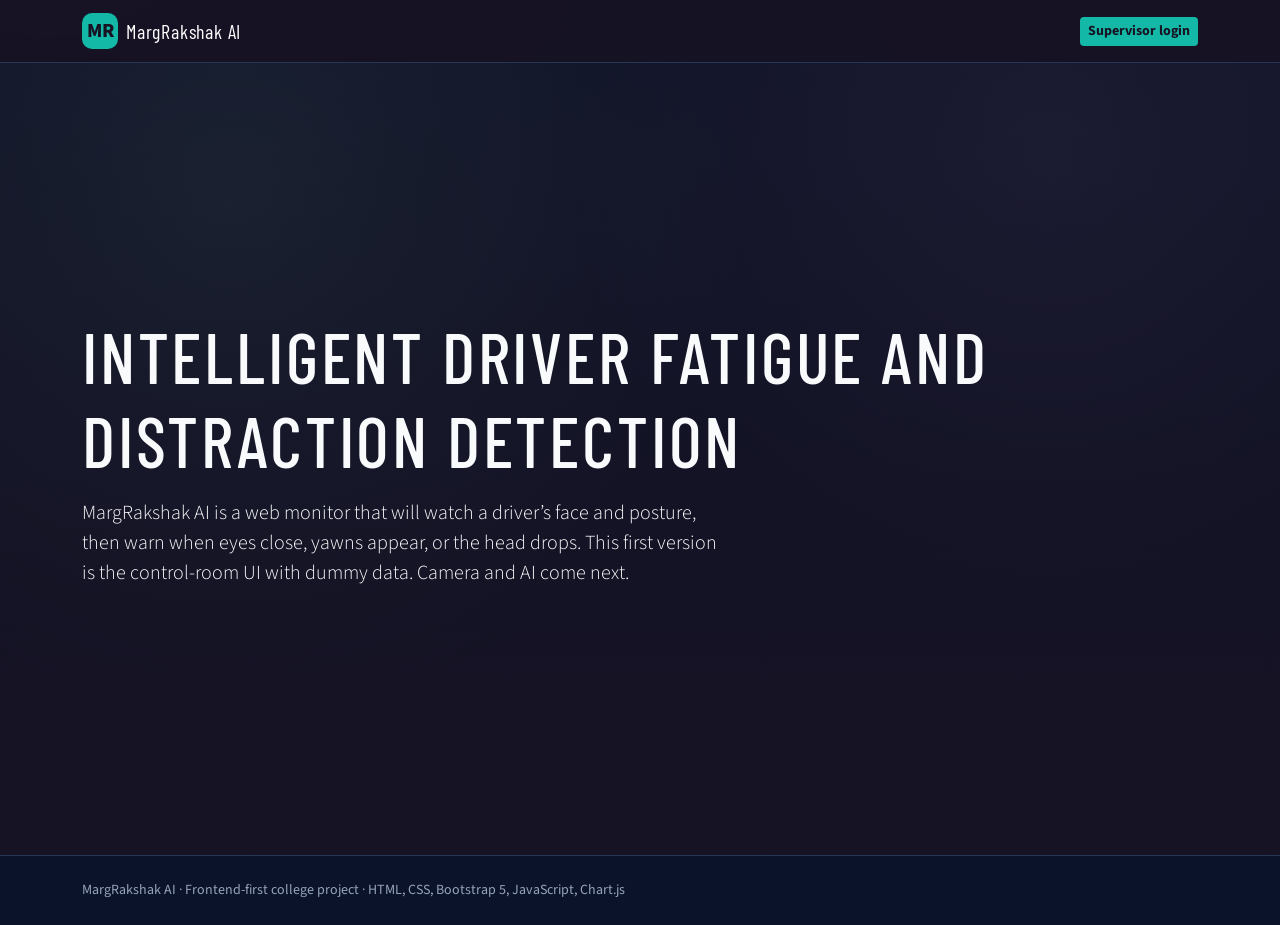
<file: frontend/index.html>
<!DOCTYPE html>
<html lang="en">
<head>
  <meta charset="UTF-8">
  <meta name="viewport" content="width=device-width, initial-scale=1">
  <title>MargRakshak AI — Driver Fatigue & Distraction Detection</title>
  <link rel="preconnect" href="https://fonts.googleapis.com">
  <link href="https://fonts.googleapis.com/css2?family=Barlow+Condensed:wght@600;700&family=Source+Sans+3:wght@400;600;700&display=swap" rel="stylesheet">
  <link href="https://cdn.jsdelivr.net/npm/bootstrap@5.3.3/dist/css/bootstrap.min.css" rel="stylesheet">
  <link rel="stylesheet" href="css/style.css">
</head>
<body>
  <nav class="navbar navbar-dark public-nav sticky-top">
    <div class="container d-flex justify-content-between">
      <a class="navbar-brand d-flex align-items-center gap-2" href="index.html">
        <span class="brand-mark">MR</span>
        <span class="brand-title">MargRakshak AI</span>
      </a>
      <div class="d-flex gap-3 align-items-center">
        <a class="btn btn-amber btn-sm" href="login.html">Supervisor login</a>
      </div>
    </div>
  </nav>

  <section class="hero d-flex align-items-center">
    <div class="container py-5">
      <h1 class="mb-3">Intelligent driver fatigue and distraction detection</h1>
      <p class="lead col-lg-7">MargRakshak AI is a web monitor that will watch a driver’s face and posture, then warn when eyes close, yawns appear, or the head drops. This first version is the control-room UI with dummy data. Camera and AI come next.</p>
    </div>
  </section>



  <footer class="border-top py-4" style="border-color: var(--line) !important;">
    <div class="container small text-secondary">MargRakshak AI · Frontend-first college project · HTML, CSS, Bootstrap 5, JavaScript, Chart.js</div>
  </footer>
</body>
</html>
</file>
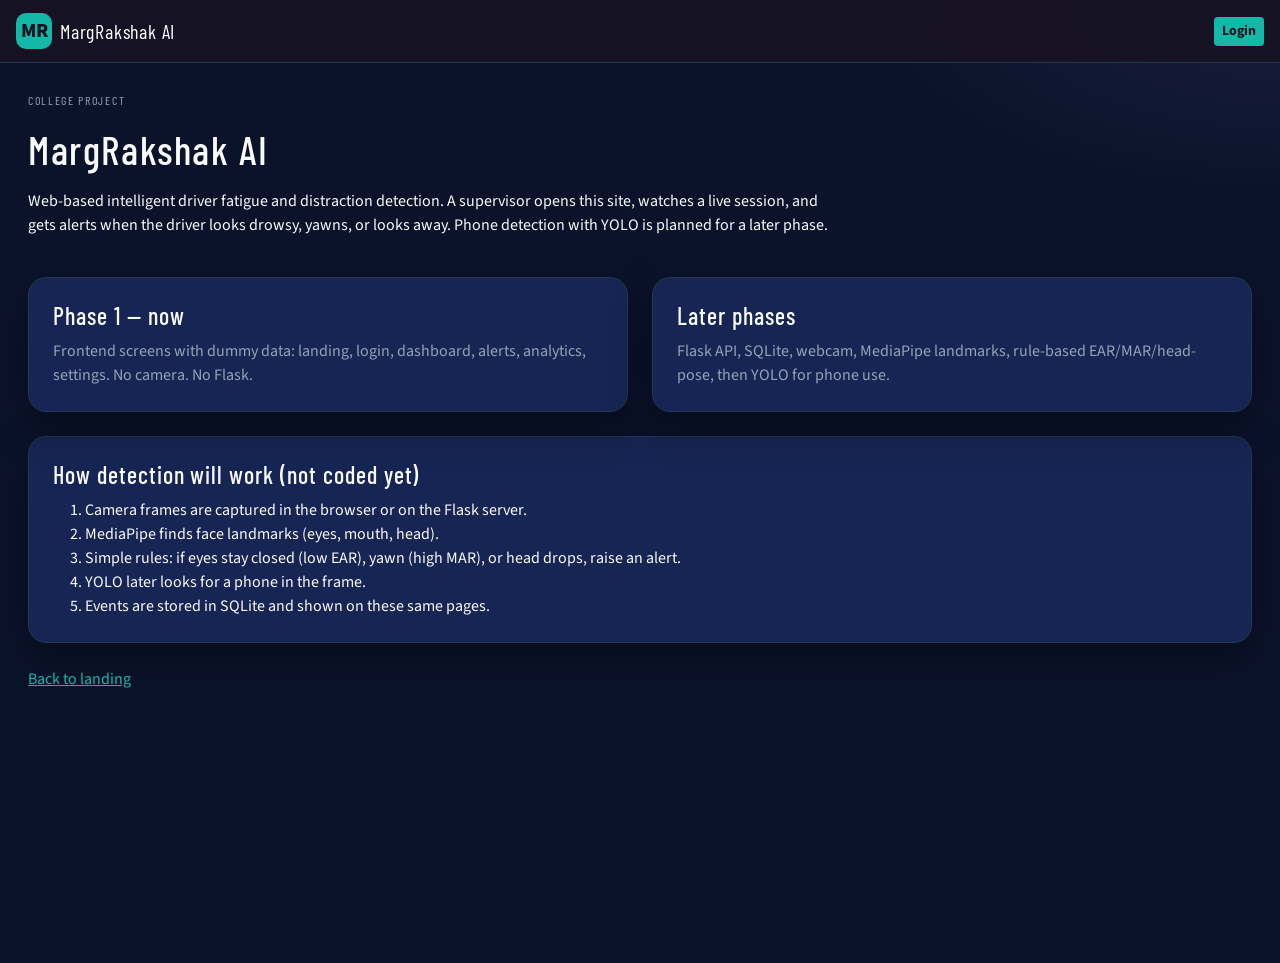
<file: frontend/about.html>
<!DOCTYPE html>
<html lang="en">
<head>
  <meta charset="UTF-8">
  <meta name="viewport" content="width=device-width, initial-scale=1">
  <title>About · MargRakshak AI</title>
  <link rel="preconnect" href="https://fonts.googleapis.com">
  <link href="https://fonts.googleapis.com/css2?family=Barlow+Condensed:wght@600;700&family=Source+Sans+3:wght@400;600;700&display=swap" rel="stylesheet">
  <link href="https://cdn.jsdelivr.net/npm/bootstrap@5.3.3/dist/css/bootstrap.min.css" rel="stylesheet">
  <link rel="stylesheet" href="css/style.css">
</head>
<body class="app-body">
  <div data-sidebar></div>
  <main class="app-main">
    <p class="section-kicker text-uppercase text-secondary">College project</p>
    <h1 class="mb-3">MargRakshak AI</h1>
    <p class="col-lg-8">Web-based intelligent driver fatigue and distraction detection. A supervisor opens this site, watches a live session, and gets alerts when the driver looks drowsy, yawns, or looks away. Phone detection with YOLO is planned for a later phase.</p>

    <div class="row g-4 mt-2">
      <div class="col-md-6">
        <article class="app-card p-4 h-100">
          <h2 class="h4">Phase 1 — now</h2>
          <p class="text-secondary mb-0">Frontend screens with dummy data: landing, login, dashboard, alerts, analytics, settings. No camera. No Flask.</p>
        </article>
      </div>
      <div class="col-md-6">
        <article class="app-card p-4 h-100">
          <h2 class="h4">Later phases</h2>
          <p class="text-secondary mb-0">Flask API, SQLite, webcam, MediaPipe landmarks, rule-based EAR/MAR/head-pose, then YOLO for phone use.</p>
        </article>
      </div>
    </div>

    <article class="app-card p-4 mt-4">
      <h2 class="h4">How detection will work (not coded yet)</h2>
      <ol class="mb-0">
        <li>Camera frames are captured in the browser or on the Flask server.</li>
        <li>MediaPipe finds face landmarks (eyes, mouth, head).</li>
        <li>Simple rules: if eyes stay closed (low EAR), yawn (high MAR), or head drops, raise an alert.</li>
        <li>YOLO later looks for a phone in the frame.</li>
        <li>Events are stored in SQLite and shown on these same pages.</li>
      </ol>
    </article>
    <p class="mt-4"><a href="index.html">Back to landing</a></p>
  </main>
  <script src="js/dummy-data.js"></script>
  <script src="js/app.js"></script>
  <script>
    if (MargApp.isLoggedIn()) {
      MargApp.renderSidebar("about");
    } else {
      document.querySelector("[data-sidebar]").innerHTML = `
        <nav class="navbar navbar-dark public-nav">
          <div class="container-fluid px-3">
            <a class="navbar-brand d-flex align-items-center gap-2" href="index.html">
              <span class="brand-mark">MR</span>
              <span class="brand-title">MargRakshak AI</span>
            </a>
            <a class="btn btn-amber btn-sm" href="login.html">Login</a>
          </div>
        </nav>`;
      document.querySelector(".app-main").style.marginLeft = "0";
    }
  </script>
</body>
</html>
</file>
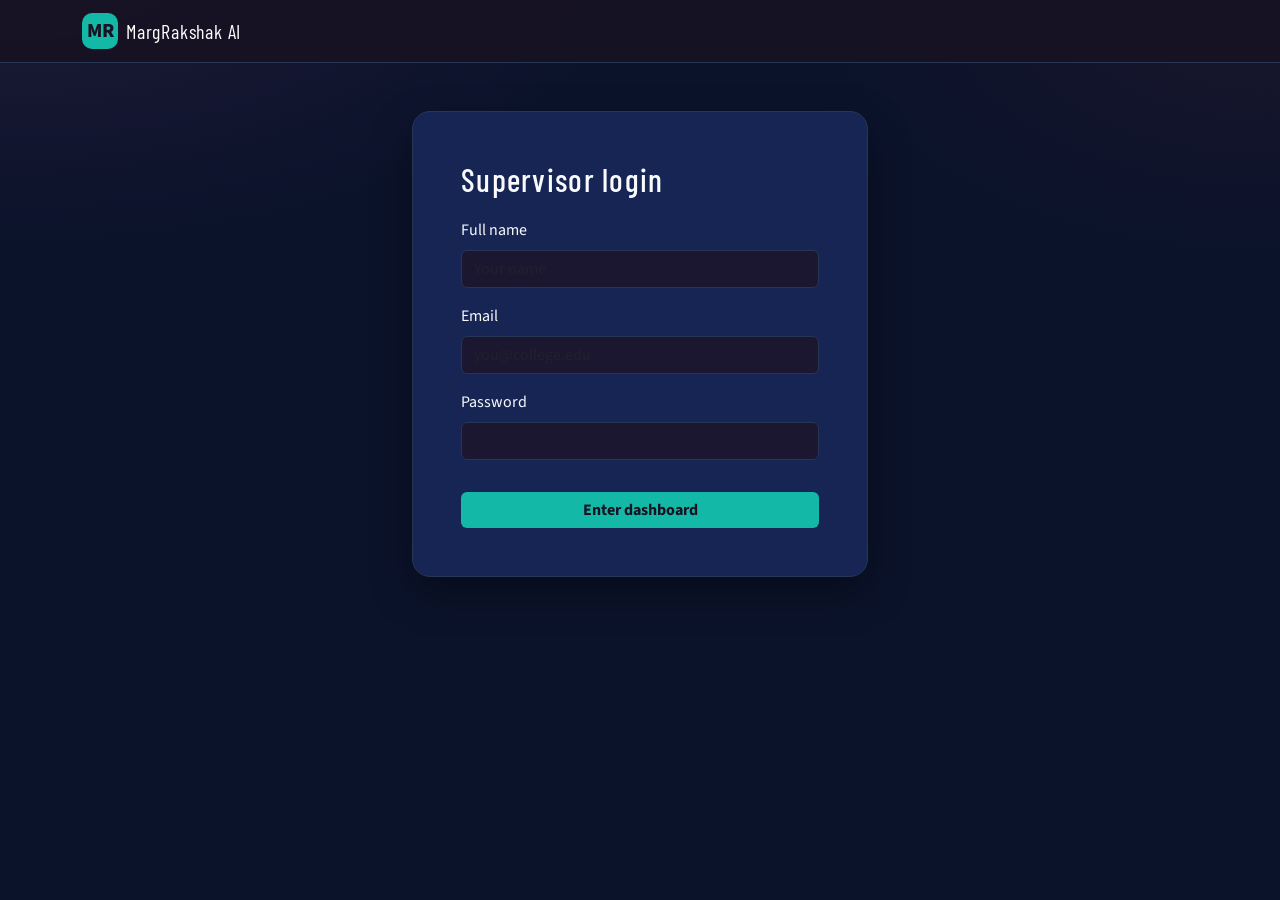
<file: frontend/alerts.html>
<!DOCTYPE html>
<html lang="en">
<head>
  <meta charset="UTF-8">
  <meta name="viewport" content="width=device-width, initial-scale=1">
  <title>Alerts · MargRakshak AI</title>
  <link rel="preconnect" href="https://fonts.googleapis.com">
  <link href="https://fonts.googleapis.com/css2?family=Barlow+Condensed:wght@600;700&family=Source+Sans+3:wght@400;600;700&display=swap" rel="stylesheet">
  <link href="https://cdn.jsdelivr.net/npm/bootstrap@5.3.3/dist/css/bootstrap.min.css" rel="stylesheet">
  <link rel="stylesheet" href="css/style.css">
</head>
<body class="app-body">
  <div data-sidebar></div>
  <main class="app-main">
    <div class="d-flex flex-wrap justify-content-between gap-3 mb-4">
      <div>
        <h1 class="h2 mb-1">Alert history</h1>
        <p class="text-secondary mb-0">Alerts recorded from webcam and recorded-video monitoring sessions.</p>
      </div>
      <div>
        <label class="form-label small text-secondary" for="type-filter">Filter by type</label>
        <select class="form-select" id="type-filter">
          <option value="all">All types</option>
          <option>Attention</option>
          <option>Drowsiness</option>
          <option>Yawn</option>
          <option>Distraction</option>
        </select>
      </div>
    </div>
    <div class="app-card p-3 overflow-auto">
      <table class="table align-middle">
        <thead>
          <tr>
            <th>ID</th>
            <th>Time</th>
            <th>Type</th>
            <th>Detail</th>
            <th>Severity</th>
            <th>Status</th>
          </tr>
        </thead>
        <tbody id="alerts-body"></tbody>
      </table>
    </div>
  </main>
  <script src="js/dummy-data.js"></script>
  <script src="js/app.js"></script>
  <script src="js/alerts.js"></script>
</body>
</html>
</file>
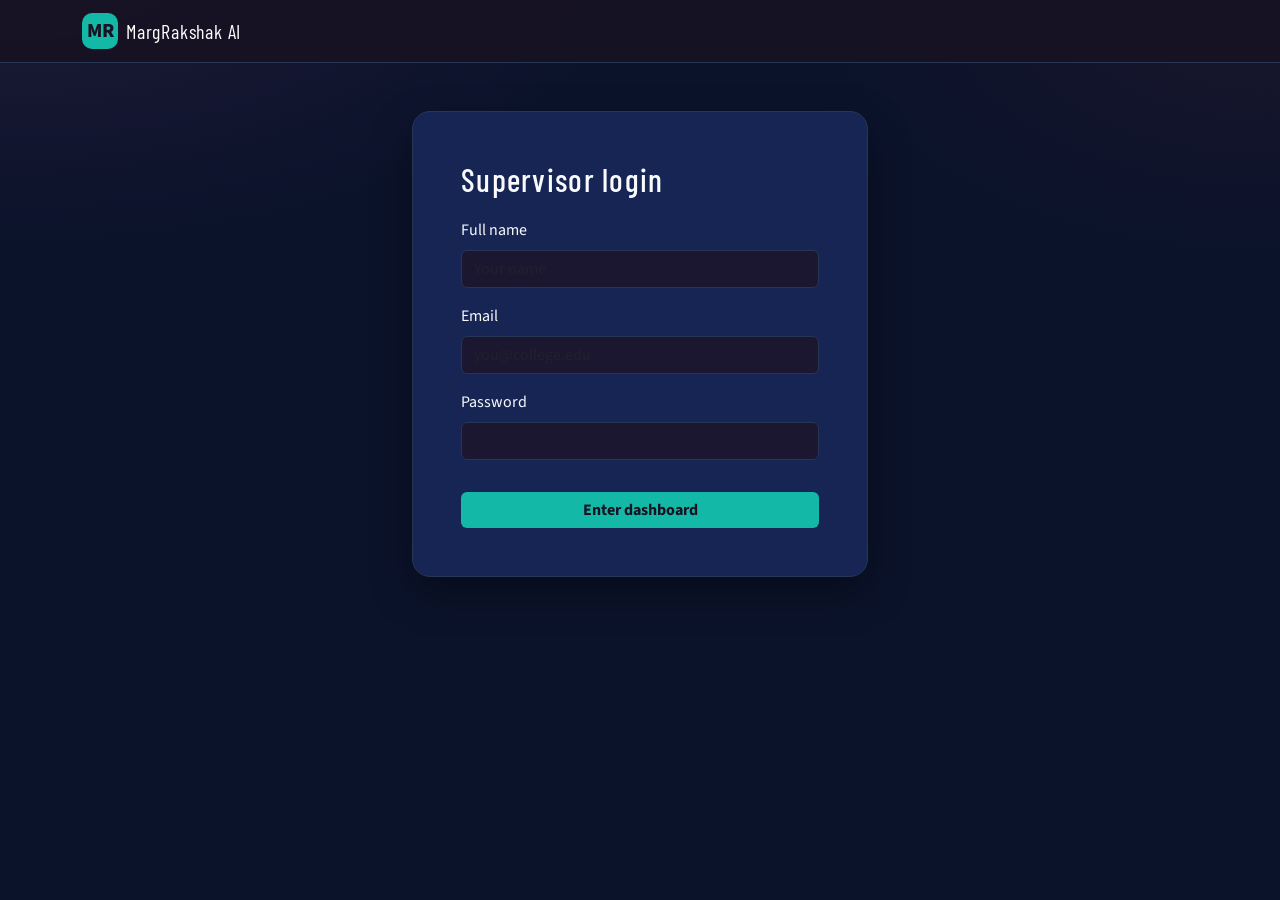
<file: frontend/dashboard.html>
<!DOCTYPE html>
<html lang="en">
<head>
  <meta charset="UTF-8">
  <meta name="viewport" content="width=device-width, initial-scale=1.0">

  <title>MargRakshak AI - Dashboard</title>

  <!-- Google Fonts -->
  <link rel="preconnect" href="https://fonts.googleapis.com">
  <link rel="preconnect" href="https://fonts.gstatic.com" crossorigin>

  <link
    href="https://fonts.googleapis.com/css2?family=Barlow+Condensed:wght@400;500;600;700&family=Source+Sans+3:wght@400;500;600;700&display=swap"
    rel="stylesheet"
  >

  <!-- Bootstrap -->
  <link
    href="https://cdn.jsdelivr.net/npm/bootstrap@5.3.3/dist/css/bootstrap.min.css"
    rel="stylesheet"
  >

  <!-- Main CSS -->
  <link rel="stylesheet" href="css/style.css">
</head>

<body class="app-body">

  <!-- Sidebar -->
  <div data-sidebar></div>


  <!-- Main Content -->
  <main class="app-main">

    <!-- =========================================
         PAGE HEADER
         ========================================= -->

    <div class="d-flex justify-content-between align-items-start mb-4">

      <div>
        <div class="section-kicker text-secondary">
          LIVE FRAME MONITOR / RECORDED VIDEO ANALYSIS
        </div>

        <h1 class="mb-0">
          Driver monitor
        </h1>
      </div>

      <div class="app-card px-3 py-2">
        <div class="text-secondary small">
          Session duration
        </div>

        <strong id="session-mins">
          --
        </strong>
      </div>

    </div>


    <!-- =========================================
         VIDEO + SAFETY STATUS
         ========================================= -->

    <div class="row g-4 align-items-stretch">


      <!-- =======================================
           LEFT: VIDEO
           ======================================= -->

      <div class="col-12 col-lg-7">

        <div class="app-card p-3 h-100">

          <!-- Video area -->
          <div class="camera-stage">

            <!-- Placeholder -->
            <div
              id="video-placeholder"
              class="w-100 h-100 d-flex flex-column justify-content-center align-items-center"
            >

              <div class="mb-2">
                <strong>Driver Monitoring</strong>
              </div>

              <div class="small text-secondary">
                Upload a driving video, then select Analyze Video
              </div>

            </div>


            <!-- Uploaded video -->
            <video
              id="driving-video"
              class="driving-video d-none"
              controls
              playsinline
            ></video>

          </div>


          <!-- =================================
               VIDEO CONTROLS
               ================================= -->

          <div class="mt-3">

            <div class="d-flex flex-wrap gap-2">

              <!-- Camera -->
              <button
                type="button"
                id="start-camera"
                class="btn btn-amber"
              >
                Start Camera
              </button>

              <button
                type="button"
                id="analyze-video"
                class="btn btn-outline-light"
                disabled
              >
                Analyze Video
              </button>

              <button
                type="button"
                id="toggle-video-playback"
                class="btn btn-outline-light"
                disabled
              >
                Play Video
              </button>

              <button
                type="button"
                id="forward-video"
                class="btn btn-outline-light"
                disabled
              >
                Forward 10s
              </button>

              <button
                type="button"
                id="stop-video-analysis"
                class="btn btn-outline-danger"
                disabled
              >
                Stop Analysis
              </button>

              <!-- Upload -->
              <label
                for="video-upload"
                class="btn btn-outline-light mb-0"
              >
                📁 Upload Driving Video
              </label>

              <input
                type="file"
                id="video-upload"
                accept="video/mp4,video/x-msvideo,video/webm,video/quicktime"
                class="d-none"
              >

            </div>

          </div>


          <!-- =================================
               UPLOADED VIDEO INFO
               ================================= -->

          <div
            id="video-info"
            class="video-info d-none"
          >

            <div>
              <div class="small text-secondary">
                Uploaded video
              </div>

              <div id="video-name">
                -
              </div>
            </div>


            <button
              type="button"
              id="remove-video"
              class="btn btn-sm btn-outline-light"
            >
              Remove
            </button>

          </div>

          <div id="analysis-message" class="small text-secondary mt-3" role="status" aria-live="polite">
            Start camera monitoring or upload a video to create session analytics.
          </div>

        </div>

      </div>


      <!-- =======================================
           RIGHT: SAFETY STATUS
           ======================================= -->

      <div class="col-12 col-lg-5">

        <div
          id="status-hero"
          class="status-hero p-4"
          data-level="warning"
        >

          <div class="status-kicker">
            Safety status
          </div>


          <!-- Status chip -->
          <div
            id="status-chip"
            class="status-chip mt-2"
          >
            NO SESSION
          </div>


          <!-- Main status -->
          <div
            id="status-level"
            class="status-level text-secondary"
          >
            NO SESSION
          </div>


          <!-- Status description -->
          <div
            id="live-status"
            class="mb-3"
          >
            Start camera monitoring or upload a video to monitor the driver.
          </div>

          <button type="button" id="acknowledge-alert" class="btn btn-outline-light btn-sm mb-3">
            Acknowledge Alert
          </button>

          <div class="mb-3">
            Safety score:
            <strong><span id="safety-score">--</span>/100</strong>
            <span class="ms-2 small text-secondary">Total alerts: <span id="total-alerts">--</span></span>
          </div>


          <!-- Legend -->
          <div class="status-legend mb-4">

            <span>
              SAFE — No sustained fatigue or distraction indicators
            </span>

            <span>
              WARNING — Yawn or mild risk
            </span>

            <span>
              DANGER — Drowsiness
            </span>

          </div>


          <!-- Driver information -->
          <div class="mt-4">

            <div class="mb-2">
              <span class="text-secondary">
                Driver:
              </span>

              <strong id="driver-name">
                -
              </strong>
            </div>


            <div class="mb-2">
              <span class="text-secondary">
                Vehicle:
              </span>

              <strong id="vehicle-id">
                -
              </strong>
            </div>


            <div>
              <span class="text-secondary">
                Shift:
              </span>

              <strong id="shift-info">
                -
              </strong>
            </div>

          </div>

        </div>

      </div>

    </div>


    <!-- =========================================
         METRICS
         ========================================= -->

    <div class="row g-4 mt-1">


      <!-- EAR -->
      <div class="col-12 col-md-4">

        <div class="app-card p-4 h-100">

          <div class="text-secondary mb-2">
            EAR (eye aspect ratio)
          </div>

          <div
            id="ear-value"
            class="stat-value"
          >
            --
          </div>

          <div class="metric-bar mt-3">
            <span
              id="ear-bar"
              style="width: 0%;"
            ></span>
          </div>

          <div class="small text-secondary mt-2">
            Landmark EAR, or an eye-detection proxy when landmarks are unavailable.
          </div>

        </div>

      </div>


      <!-- MAR -->
      <div class="col-12 col-md-4">

        <div class="app-card p-4 h-100">

          <div class="text-secondary mb-2">
            MAR (mouth aspect ratio)
          </div>

          <div
            id="mar-value"
            class="stat-value"
          >
            --
          </div>

          <div class="metric-bar is-secondary mt-3">
            <span
              id="mar-bar"
              style="width: 0%;"
            ></span>
          </div>

          <div class="small text-secondary mt-2">
            Landmark-based estimate when facial landmarks are available.
          </div>

        </div>

      </div>


      <!-- HEAD PITCH -->
      <div class="col-12 col-md-4">

        <div class="app-card p-4 h-100">

          <div class="text-secondary mb-2">
            Head pitch
          </div>

          <div
            id="pitch-value"
            class="stat-value"
          >
            --
          </div>

          <div class="metric-bar mt-3">
            <span
              id="pitch-bar"
              style="width: 0%;"
            ></span>
          </div>

          <div class="small text-secondary mt-2">
            Head-pose estimate when facial landmarks are available.
          </div>

        </div>

      </div>

        <div class="row g-4 mt-1">
          <div class="col-12 col-md-4">
            <div class="app-card p-4 h-100">
              <div class="text-secondary mb-2">PERCLOS</div>
              <div id="perclos-value" class="stat-value">--%</div>
              <div class="small text-secondary mt-2">Recent closed-eye estimate; shown as unavailable when eyes cannot be measured.</div>
            </div>
          </div>
          <div class="col-12 col-md-4">
            <div class="app-card p-4 h-100">
              <div class="text-secondary mb-2">Head yaw</div>
              <div id="yaw-value" class="stat-value">--°</div>
              <div class="small text-secondary mt-2">Head direction estimate when facial landmarks are available.</div>
            </div>
          </div>
          <div class="col-12 col-md-4">
            <div class="app-card p-4 h-100">
              <div class="text-secondary mb-2">Event counts</div>
              <div class="small">Drowsiness: <strong id="drowsiness-count">--</strong></div>
              <div class="small">Yawns: <strong id="yawn-count">--</strong></div>
              <div class="small">Distractions: <strong id="distraction-count">--</strong></div>
              <div class="small text-secondary mt-2">
                Eye closure: <span id="eye-closure-duration">--</span>s ·
                Yawn: <span id="yawn-duration">--</span>s ·
                Head deviation: <span id="head-deviation-duration">--</span>s
              </div>
            </div>
          </div>
        </div>

      </div>

    </div>


    <!-- =========================================
         RECENT ALERTS
         ========================================= -->

    <div class="row mt-4">

      <div class="col-12">

        <div class="app-card p-4">

          <div class="d-flex justify-content-between align-items-center mb-3">

            <h3 class="mb-0">
              Recent alerts
            </h3>

            <span class="text-secondary small">
              From the latest analyzed session
            </span>

          </div>


          <ul
            id="recent-alerts"
            class="list-unstyled mb-0"
          ></ul>

        </div>

      </div>

    </div>

  </main>


  <!-- =========================================
       JAVASCRIPT
       ========================================= -->

  <script src="js/dummy-data.js"></script>
  <script src="js/app.js"></script>
  <script src="js/dashboard.js"></script>

</body>
</html>
</file>
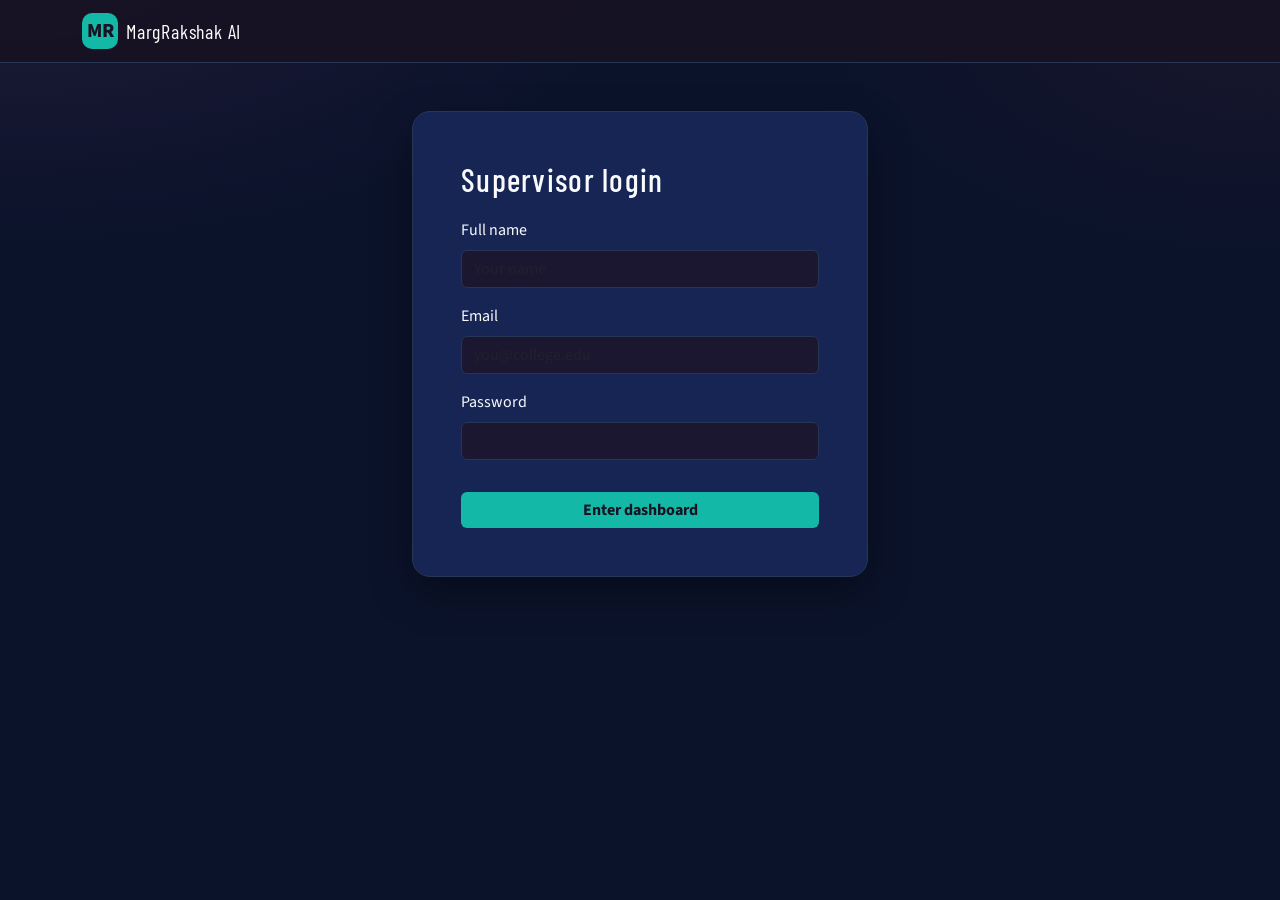
<file: frontend/login.html>
<!DOCTYPE html>
<html lang="en">
<head>
  <meta charset="UTF-8">
  <meta name="viewport" content="width=device-width, initial-scale=1">
  <title>Login · MargRakshak AI</title>
  <link rel="preconnect" href="https://fonts.googleapis.com">
  <link href="https://fonts.googleapis.com/css2?family=Barlow+Condensed:wght@600;700&family=Source+Sans+3:wght@400;600;700&display=swap" rel="stylesheet">
  <link href="https://cdn.jsdelivr.net/npm/bootstrap@5.3.3/dist/css/bootstrap.min.css" rel="stylesheet">
  <link rel="stylesheet" href="css/style.css">
</head>
<body>
  <nav class="navbar navbar-dark public-nav">
    <div class="container">
      <a class="navbar-brand d-flex align-items-center gap-2" href="index.html">
        <span class="brand-mark">MR</span>
        <span class="brand-title">MargRakshak AI</span>
      </a>
    </div>
  </nav>
  <main class="container py-5" style="max-width: 480px;">
    <div class="login-card p-4 p-md-5">
      <h1 class="h2 mb-1">Supervisor login</h1>
     <form id="login-form">
        <label class="form-label mt-3" for="name">Full name</label>
        <input class="form-control" id="name" name="name" required placeholder="Your name">
        <label class="form-label mt-3" for="email">Email</label>
        <input class="form-control" id="email" name="email" type="email" required placeholder="you@college.edu">
        <label class="form-label mt-3" for="password">Password</label>
        <input class="form-control" id="password" name="password" type="password" required>
        <p class="text-danger small mt-2 mb-0" id="login-error"></p>
        <button class="btn btn-amber w-100 mt-4" type="submit">Enter dashboard</button>
      </form>
    </div>
  </main>
  <script src="js/login.js"></script>
</body>
</html>
</file>
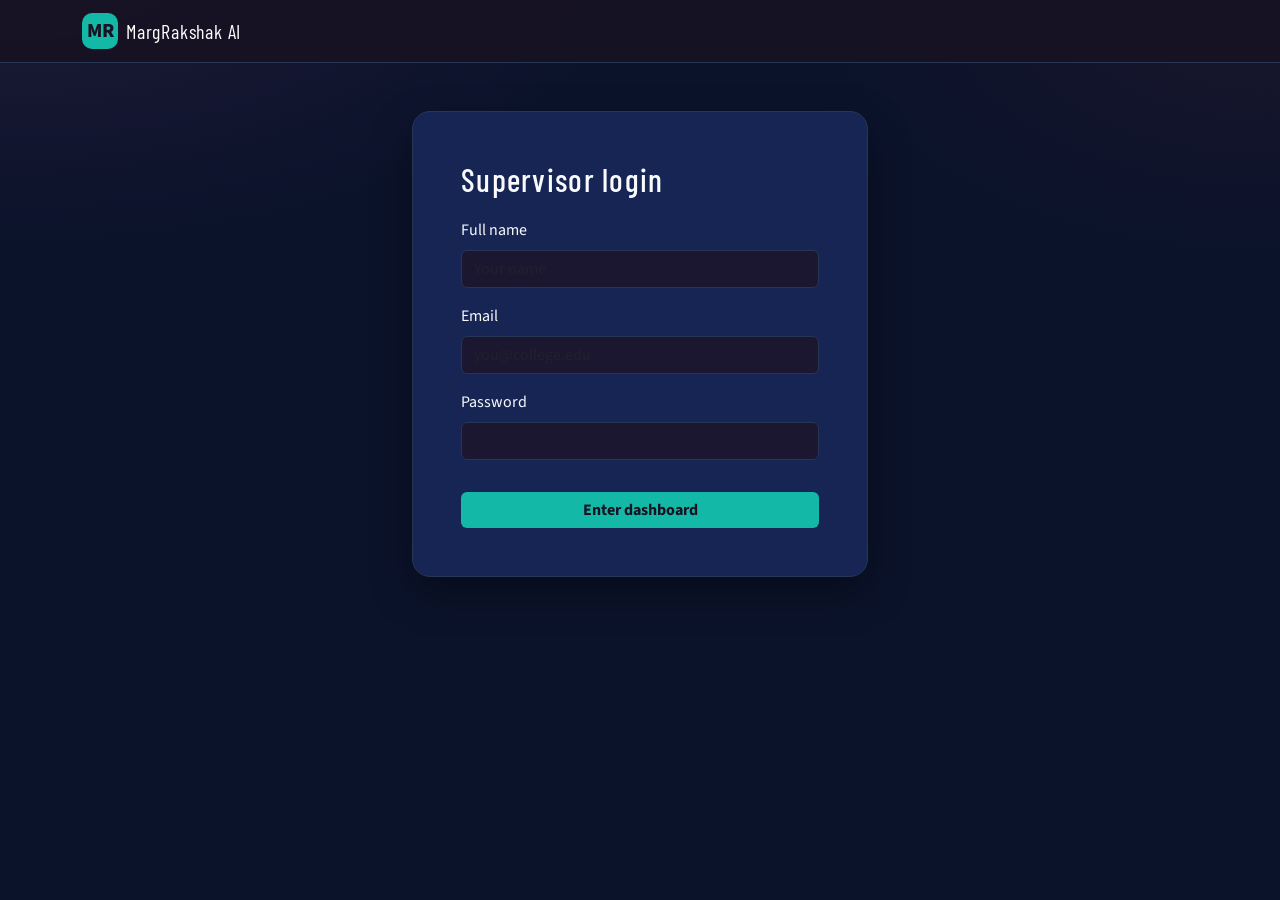
<file: frontend/settings.html>
<!DOCTYPE html>
<html lang="en">
<head>
  <meta charset="UTF-8">
  <meta name="viewport" content="width=device-width, initial-scale=1">
  <title>Settings · MargRakshak AI</title>
  <link rel="preconnect" href="https://fonts.googleapis.com">
  <link href="https://fonts.googleapis.com/css2?family=Barlow+Condensed:wght@600;700&family=Source+Sans+3:wght@400;600;700&display=swap" rel="stylesheet">
  <link href="https://cdn.jsdelivr.net/npm/bootstrap@5.3.3/dist/css/bootstrap.min.css" rel="stylesheet">
  <link rel="stylesheet" href="css/style.css">
</head>
<body class="app-body">
  <div data-sidebar></div>
  <main class="app-main">
    <h1 class="h2 mb-1">Settings</h1>
    <p class="text-secondary mb-4">These sliders are saved in the browser only. They will become real detection thresholds later.</p>
    <form id="settings-form" class="app-card p-4" style="max-width: 560px;">
      <label class="form-label" for="driverName">Driver name</label>
      <input class="form-control mb-3" id="driverName" name="driverName">
      <label class="form-label" for="vehicle">Vehicle number</label>
      <input class="form-control mb-3" id="vehicle" name="vehicle">
      <label class="form-label" for="ear">EAR drowsiness threshold</label>
      <input class="form-control mb-3" id="ear" name="ear" type="number" step="0.01" min="0.1" max="0.4">
      <label class="form-label" for="mar">MAR yawn threshold</label>
      <input class="form-control mb-3" id="mar" name="mar" type="number" step="0.01" min="0.3" max="1">


    

      <button class="btn btn-amber" type="submit">Save settings</button>
      <p class="small mt-3 mb-0" id="save-msg"></p>
    </form>
  </main>
  <script src="js/dummy-data.js"></script>
  <script src="js/app.js"></script>
  <script src="js/settings.js"></script>
</body>
</html>
</file>
<file: frontend/css/style.css>
:root {
  /* Main theme */
  --bg: #0B132B;
  --bg-elevated: #111C36;
  --card: #172554;

  /* Main brand colours */
  --accent: #14B8A6;
  --accent-2: #38BDF8;

  /* Text */
  --ink: #F8FAFC;
  --muted: #94A3B8;

  /* Borders */
  --line: #263653;

  /* Safety colours */
  --safe: #22C55E;
  --warn: #F59E0B;
  --danger: #EF4444;

  /* Other */
  --shadow: 0 16px 40px rgba(0, 0, 0, 0.35);
  --radius: 18px;
  --sidebar: 260px;
  --ease: 180ms ease;

  /* Existing project variables */
  --navy: var(--bg);
  --navy-2: var(--card);
  --amber: var(--warn);
}


/* ================================
   BASIC RESET
================================ */

* {
  box-sizing: border-box;
}

html,
body {
  min-height: 100%;
}

body {
  font-family: "Source Sans 3", "Segoe UI", sans-serif;
  color: var(--ink);
  background:
    radial-gradient(
      1200px 600px at 0% -10%,
      #221b38 0%,
      transparent 55%
    ),
    radial-gradient(
      900px 500px at 100% 0%,
      #1a162c 0%,
      transparent 50%
    ),
    var(--bg);
}


/* ================================
   TYPOGRAPHY
================================ */

h1,
h2,
h3,
h4,
.brand-title,
.section-kicker {
  font-family: "Barlow Condensed", "Arial Narrow", sans-serif;
  letter-spacing: 0.04em;
}

a {
  color: var(--accent);
  transition: color var(--ease);
}

a:hover {
  color: var(--accent-2);
}

.text-secondary {
  color: var(--muted) !important;
}


/* ================================
   PUBLIC NAVIGATION
================================ */

.public-nav {
  background: rgba(23, 19, 35, 0.92);
  border-bottom: 1px solid var(--line);
  backdrop-filter: blur(12px);
}

.brand-mark {
  width: 36px;
  height: 36px;
  border-radius: 10px;
  background: var(--accent);
  display: grid;
  place-items: center;
  color: #171323;
  font-weight: 800;
}


/* ================================
   HERO
================================ */

.hero {
  min-height: 88vh;
  background:
    linear-gradient(
      180deg,
      rgba(23, 19, 35, 0.45),
      rgba(23, 19, 35, 0.92)
    ),
    radial-gradient(
      circle at 18% 18%,
      rgba(163, 255, 203, 0.12),
      transparent 42%
    ),
    radial-gradient(
      circle at 82% 12%,
      rgba(214, 180, 255, 0.1),
      transparent 38%
    ),
    var(--bg);
}

.hero h1 {
  font-size: clamp(2.4rem, 6vw, 4.4rem);
  text-transform: uppercase;
}

.badge-soft {
  background: rgba(163, 255, 203, 0.1);
  color: var(--accent);
  border: 1px solid rgba(163, 255, 203, 0.28);
}


/* ================================
   CARDS
================================ */

.feature-card,
.app-card,
.stat-card,
.login-card {
  background: var(--card);
  border: 1px solid var(--line);
  border-radius: var(--radius);
  box-shadow: var(--shadow);
  transition:
    transform var(--ease),
    border-color var(--ease),
    box-shadow var(--ease);
}

.stat-card:hover,
.app-card:hover {
  transform: translateY(-2px);
  border-color: #534566;
}

.stat-value {
  font-size: 2rem;
  font-weight: 700;
  letter-spacing: 0.02em;
}


/* ================================
   APP BODY
================================ */

.app-body {
  background:
    radial-gradient(
      900px 420px at 100% 0%,
      rgba(214, 180, 255, 0.07),
      transparent 45%
    ),
    var(--bg);
}


/* ================================
   SIDEBAR
================================ */

.app-sidebar {
  width: var(--sidebar);
  background: var(--card);
  border-right: 1px solid var(--line);
  position: fixed;
  inset: 0 auto 0 0;
  padding: 1.25rem 1rem;
  z-index: 20;
  display: flex;
  flex-direction: column;
}

.app-sidebar a {
  color: var(--muted);
  text-decoration: none;
  display: block;
  padding: 0.7rem 0.9rem;
  border-radius: 12px;
  transition: background var(--ease), color var(--ease);
}

.app-sidebar a:hover {
  background: rgba(248, 245, 255, 0.04);
  color: var(--ink);
}

.app-sidebar a.active {
  background: rgba(163, 255, 203, 0.12);
  color: var(--accent);
  font-weight: 600;
}


/* ================================
   MAIN CONTENT
================================ */

.app-main {
  margin-left: var(--sidebar);
  padding: 1.75rem;
  min-height: 100vh;
}


/* ================================
   SAFETY STATUS
================================ */

.status-safe {
  color: var(--safe);
}

.status-warn {
  color: var(--warn);
}

.status-danger {
  color: var(--danger);
}

.status-hero {
  border: 1px solid var(--line);
  border-radius: var(--radius);
  background: var(--card);
  box-shadow: var(--shadow);
  min-height: 100%;
  height: 100%;
}

.status-hero[data-level="safe"] {
  box-shadow:
    inset 4px 0 0 var(--safe),
    var(--shadow);
}

.status-hero[data-level="warning"] {
  box-shadow:
    inset 4px 0 0 var(--warn),
    var(--shadow);
}

.status-hero[data-level="danger"] {
  box-shadow:
    inset 4px 0 0 var(--danger),
    var(--shadow);
}

.status-kicker {
  font-size: 0.75rem;
  letter-spacing: 0.14em;
  text-transform: uppercase;
  color: var(--muted);
}

.status-level {
  font-family: "Barlow Condensed", "Arial Narrow", sans-serif;
  font-size: clamp(2.4rem, 5vw, 3.4rem);
  line-height: 1;
  letter-spacing: 0.08em;
  margin: 0.35rem 0 0.5rem;
}

.status-chip {
  display: inline-flex;
  align-items: center;
  gap: 0.4rem;
  border-radius: 999px;
  padding: 0.28rem 0.7rem;
  font-size: 0.78rem;
  font-weight: 700;
  letter-spacing: 0.08em;
  text-transform: uppercase;
  border: 1px solid var(--line);
}

.status-hero[data-level="safe"] .status-chip {
  color: #171323;
  background: var(--safe);
  border-color: transparent;
}

.status-hero[data-level="warning"] .status-chip {
  color: #171323;
  background: var(--warn);
  border-color: transparent;
}

.status-hero[data-level="danger"] .status-chip {
  color: #171323;
  background: var(--danger);
  border-color: transparent;
}

.status-legend {
  display: flex;
  flex-wrap: wrap;
  gap: 0.5rem;
}

.status-legend span {
  border: 1px solid var(--line);
  border-radius: 999px;
  padding: 0.2rem 0.65rem;
  font-size: 0.72rem;
  letter-spacing: 0.06em;
  text-transform: uppercase;
  color: var(--muted);
}


/* ================================
   CAMERA / VIDEO AREA
================================ */

.camera-stage {
  aspect-ratio: 16 / 10;
  min-height: 360px;
  border-radius: var(--radius);
  border: 1px dashed #534566;

  background:
    linear-gradient(
      180deg,
      rgba(40, 33, 59, 0.35),
      rgba(23, 19, 35, 0.55)
    ),
    repeating-linear-gradient(
      45deg,
      #1b162c,
      #1b162c 12px,
      #211a34 12px,
      #211a34 24px
    );

  display: grid;
  place-items: center;
  text-align: center;
  color: var(--muted);
}


/* Uploaded driving video */

.driving-video {
  width: 100%;
  max-height: 420px;
  object-fit: contain;
  display: block;
  border-radius: 14px;
  background: #0f0c18;
}


/* Uploaded video information */

.video-info {
  width: 100%;
  margin-top: 1rem;
  padding: 0.85rem 1rem;
  border: 1px solid var(--line);
  border-radius: 12px;
  background: rgba(23, 19, 35, 0.7);
  flex-shrink: 0;
}
#video-name {
  color: var(--accent);
  word-break: break-word;
}


/* ================================
   METRIC BARS
================================ */

.metric-bar {
  height: 8px;
  border-radius: 99px;
  background: #1c1730;
  overflow: hidden;
}

.metric-bar > span {
  display: block;
  height: 100%;
  background: var(--accent);
  transition: width 400ms ease;
}

.metric-bar.is-secondary > span {
  background: var(--accent-2);
}


/* ================================
   TABLE
================================ */

.table {
  --bs-table-bg: transparent;
  --bs-table-color: var(--ink);
  --bs-table-border-color: var(--line);
}


/* ================================
   FORMS
================================ */

.form-control,
.form-select {
  background: #1c1730;
  border-color: var(--line);
  color: var(--ink);
}

.form-control:focus,
.form-select:focus {
  background: #1c1730;
  color: var(--ink);
  border-color: var(--accent);
  box-shadow: 0 0 0 0.2rem rgba(163, 255, 203, 0.18);
}


/* ================================
   BUTTONS
================================ */

.btn-amber {
  background: var(--accent);
  color: #171323;
  font-weight: 700;
  border: 0;
  transition: transform var(--ease), filter var(--ease);
}

.btn-amber:hover {
  background: #b9ffd8;
  color: #171323;
  filter: brightness(1.02);
}

.btn-outline-light {
  border-color: var(--line);
  color: var(--ink);
}

.btn-outline-light:hover {
  background: rgba(163, 255, 203, 0.1);
  border-color: var(--accent);
  color: var(--accent);
}


/* ================================
   RECENT ALERTS
================================ */

.recent-alert {
  border-bottom: 1px solid var(--line);
}

.recent-alert:last-child {
  border-bottom: 0;
}


/* ================================
   RESPONSIVE
================================ */

@media (max-width: 991px) {

  .app-sidebar {
    position: relative;
    width: 100%;
    inset: auto;
  }

  .app-main {
    margin-left: 0;
    padding: 1rem;
  }

  .status-hero {
    height: auto;
  }

  .camera-stage {
  min-height: 360px;
  height: auto;
  border-radius: var(--radius);
  border: 1px dashed #534566;

  background:
    linear-gradient(
      180deg,
      rgba(40, 33, 59, 0.35),
      rgba(23, 19, 35, 0.55)
    ),
    repeating-linear-gradient(
      45deg,
      #1b162c,
      #1b162c 12px,
      #211a34 12px,
      #211a34 24px
    );

  display: flex;
  flex-direction: column;
  justify-content: center;
  align-items: center;

  padding: 1rem;
  text-align: center;
  color: var(--muted);

  overflow: hidden;
}

  .driving-video {
    max-height: 360px;
  }
}


@media (max-width: 767px) {

  .camera-stage {
    min-height: 300px;
  }
}

  /* ================================
     SESSION ANALYTICS
  ================================ */

  .analytics-page {
    max-width: 1500px;
  }

  .analytics-header,
  .analytics-section-heading {
    display: flex;
    align-items: center;
    justify-content: space-between;
    gap: 1rem;
    margin-bottom: 1.25rem;
  }

  .section-kicker {
    color: var(--accent);
    font-size: 0.75rem;
    letter-spacing: 0.14em;
  }

  .analytics-notice {
    padding: 1rem 1.25rem;
    margin-bottom: 1rem;
    color: var(--muted);
    border: 1px solid var(--line);
    border-radius: 14px;
    background: rgba(17, 28, 54, 0.82);
  }

  .analytics-notice-warning {
    color: #ffdfa0;
    border-color: rgba(245, 158, 11, 0.45);
  }

  .analytics-notice-error {
    color: #fecaca;
    border-color: rgba(239, 68, 68, 0.5);
  }

  .analytics-overview {
    display: grid;
    grid-template-columns: minmax(190px, 1fr) minmax(160px, 0.7fr) minmax(280px, 1.4fr);
    gap: 1.5rem;
    align-items: stretch;
    padding: 1.5rem;
  }

  .analytics-risk-panel {
    padding: 1rem 1.15rem;
    border: 1px solid var(--line);
    border-left: 4px solid var(--muted);
    border-radius: 14px;
    background: rgba(11, 19, 43, 0.55);
  }

  .analytics-risk-panel[data-level="safe"] {
    border-left-color: var(--safe);
  }

  .analytics-risk-panel[data-level="warning"] {
    border-left-color: var(--warn);
  }

  .analytics-risk-panel[data-level="danger"] {
    border-left-color: var(--danger);
  }

  .analytics-risk-panel[data-level="no-data"] {
    border-left-color: var(--muted);
  }

  .analytics-risk-badge {
    display: inline-flex;
    padding: 0.3rem 0.8rem;
    border-radius: 999px;
    color: var(--ink);
    background: #475569;
    font-size: 0.85rem;
    font-weight: 700;
    letter-spacing: 0.06em;
  }

  .analytics-risk-panel[data-level="safe"] .analytics-risk-badge {
    color: #052e16;
    background: var(--safe);
  }

  .analytics-risk-panel[data-level="warning"] .analytics-risk-badge {
    color: #422006;
    background: var(--warn);
  }

  .analytics-risk-panel[data-level="danger"] .analytics-risk-badge {
    color: #450a0a;
    background: var(--danger);
  }

  .analytics-risk-panel[data-level="no-data"] .analytics-risk-badge {
    color: #e2e8f0;
    background: #475569;
  }

  .analytics-risk-panel p:last-child {
    color: var(--muted);
    line-height: 1.45;
  }

  .analytics-score-panel {
    display: flex;
    flex-direction: column;
    justify-content: center;
  }

  .analytics-score {
    font-size: clamp(2rem, 4vw, 2.8rem);
    font-weight: 700;
    line-height: 1.1;
  }

  .analytics-session-panel {
    padding-left: 1.5rem;
    border-left: 1px solid var(--line);
  }

  .analytics-session-details {
    display: grid;
    gap: 0.7rem;
  }

  .analytics-session-details > div {
    display: grid;
    grid-template-columns: minmax(90px, 0.55fr) minmax(0, 1.45fr);
    gap: 0.75rem;
  }

  .analytics-session-details dt {
    color: var(--muted);
    font-weight: 400;
  }

  .analytics-session-details dd {
    margin: 0;
    overflow-wrap: anywhere;
  }

  .analytics-stat {
    display: flex;
    min-height: 110px;
    align-items: center;
    gap: 1rem;
    padding: 1.1rem 1.25rem;
  }

  .analytics-stat-icon {
    display: grid;
    width: 42px;
    height: 42px;
    flex: 0 0 42px;
    place-items: center;
    border-radius: 12px;
    color: #fecaca;
    background: rgba(239, 68, 68, 0.14);
    font-size: 1.4rem;
    font-weight: 700;
  }

  .analytics-stat-icon-teal {
    color: #99f6e4;
    background: rgba(20, 184, 166, 0.14);
  }

  .analytics-stat-icon-blue {
    color: #bae6fd;
    background: rgba(56, 189, 248, 0.14);
  }

  .analytics-stat-value {
    font-size: 1.45rem;
    line-height: 1.2;
  }

  .analytics-chart-card,
  .analytics-timeline-card {
    height: 100%;
    padding: 1.35rem;
  }

  .analytics-chart-wrap {
    position: relative;
    height: 260px;
  }

  .analytics-doughnut-wrap {
    height: 260px;
  }

  .analytics-chart-empty {
    display: grid;
    height: 100%;
    place-items: center;
    padding: 1rem;
    color: var(--muted);
    border: 1px dashed var(--line);
    border-radius: 12px;
    text-align: center;
  }

  .analytics-timeline-card {
    height: auto;
  }

  .analytics-section-heading {
    margin-bottom: 1rem;
  }

  .analytics-timeline-card .table thead th {
    color: var(--muted);
    font-size: 0.8rem;
    font-weight: 600;
    white-space: nowrap;
  }

  .analytics-timeline-card .table tbody td {
    min-width: 80px;
  }

  .analytics-timeline-card .table tbody td:nth-child(3) {
    min-width: 220px;
    white-space: normal;
  }

  .analytics-technical {
    padding: 1.1rem 1.35rem;
  }

  .analytics-technical > summary {
    display: flex;
    align-items: center;
    justify-content: space-between;
    gap: 1rem;
    cursor: pointer;
    list-style: none;
  }

  .analytics-technical > summary::-webkit-details-marker {
    display: none;
  }

  .analytics-technical > summary:focus-visible {
    outline: 2px solid var(--accent-2);
    outline-offset: 5px;
    border-radius: 4px;
  }

  .analytics-details-toggle {
    color: var(--accent);
    font-size: 1.5rem;
    transition: transform var(--ease);
  }

  .analytics-technical[open] .analytics-details-toggle {
    transform: rotate(45deg);
  }

  .analytics-technical-card {
    height: 100%;
    padding: 1rem;
    border: 1px solid var(--line);
    border-radius: 14px;
    background: rgba(11, 19, 43, 0.4);
  }

  .analytics-technical-card .analytics-chart-wrap {
    height: 220px;
  }

  .analytics-disclaimer {
    max-width: 1000px;
    color: var(--muted);
    font-size: 0.85rem;
    line-height: 1.5;
  }

  @media (max-width: 900px) {
    .analytics-overview {
      grid-template-columns: minmax(0, 1fr) minmax(0, 1fr);
    }

    .analytics-session-panel {
      grid-column: 1 / -1;
      padding: 1.25rem 0 0;
      border-top: 1px solid var(--line);
      border-left: 0;
    }
  }

  @media (max-width: 600px) {
    .analytics-header {
      align-items: flex-start;
      flex-direction: column;
    }

    .analytics-overview {
      grid-template-columns: minmax(0, 1fr);
      gap: 1rem;
      padding: 1rem;
    }

    .analytics-session-panel {
      grid-column: auto;
    }

    .analytics-section-heading {
      align-items: flex-start;
      flex-direction: column;
    }

    .analytics-chart-wrap {
      height: 230px;
    }
  }

@media (max-width: 767px) {
  .driving-video {
    max-height: 300px;
  }

  /* =========================================
   FIX: CAMERA CARD / UPLOADED VIDEO OVERLAP
   ========================================= */

.app-card {
  height: auto !important;
  min-height: 0 !important;
  overflow: visible !important;
}

/* Camera section must grow with its contents */
.camera-stage {
  height: auto !important;
  min-height: 360px;
  aspect-ratio: auto !important;
  overflow: visible !important;
}




/* Space before the metric cards */
.row.g-4 {
  row-gap: 24px !important;
}

/* Prevent metric cards from moving upward */
.metric-bar {
  position: relative;
}

}
</file>
